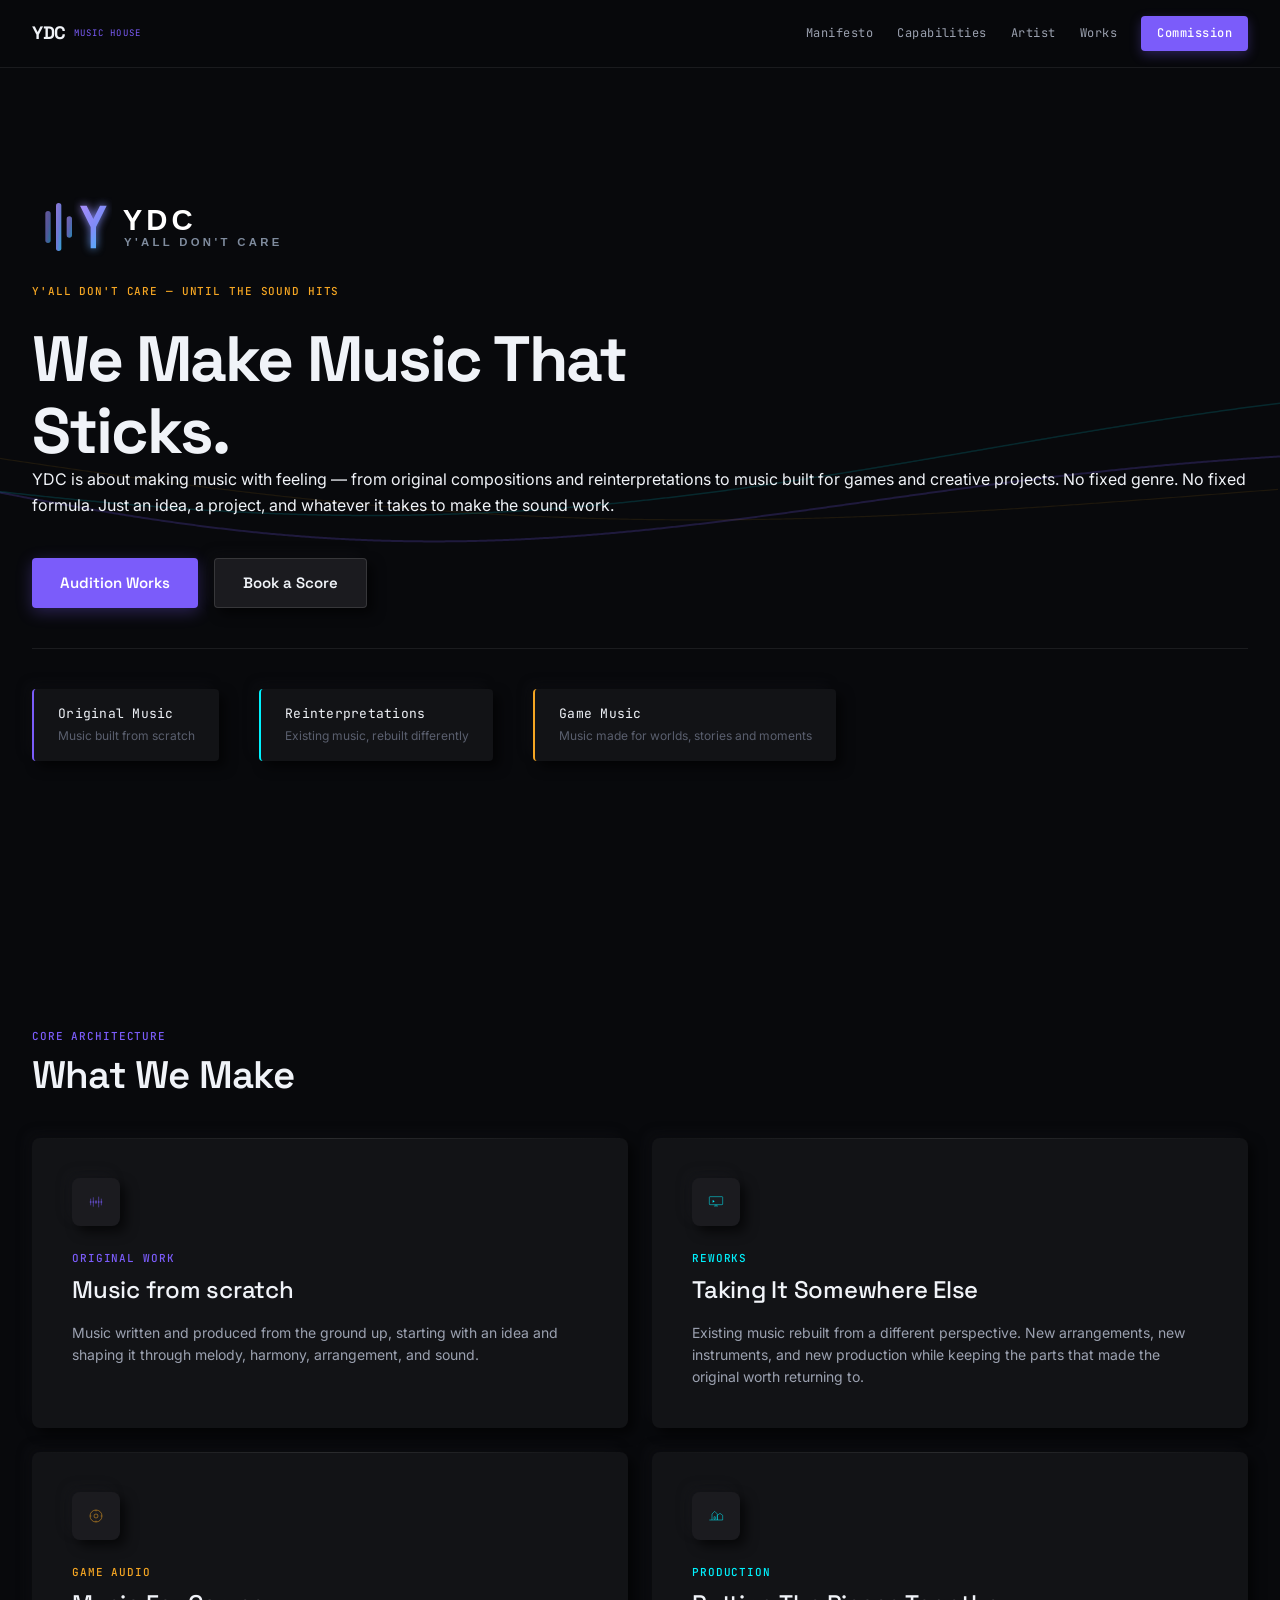
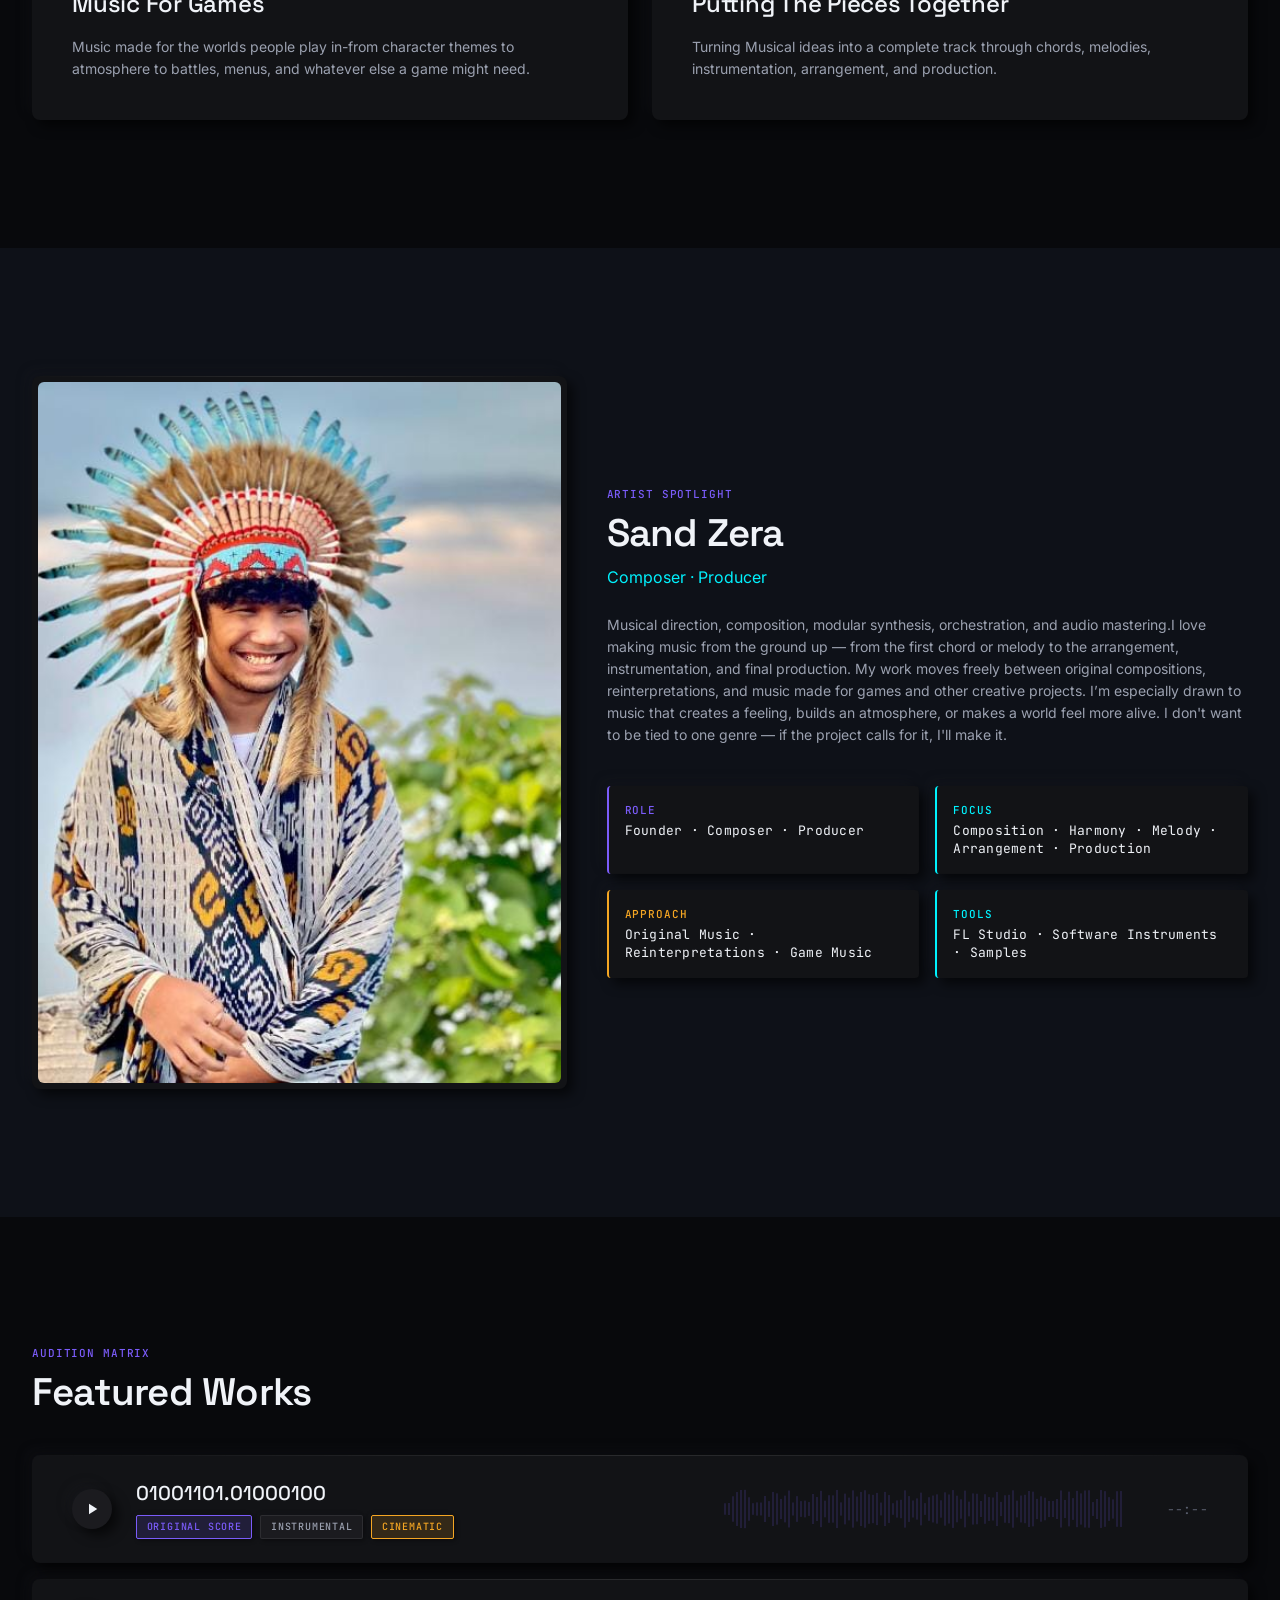
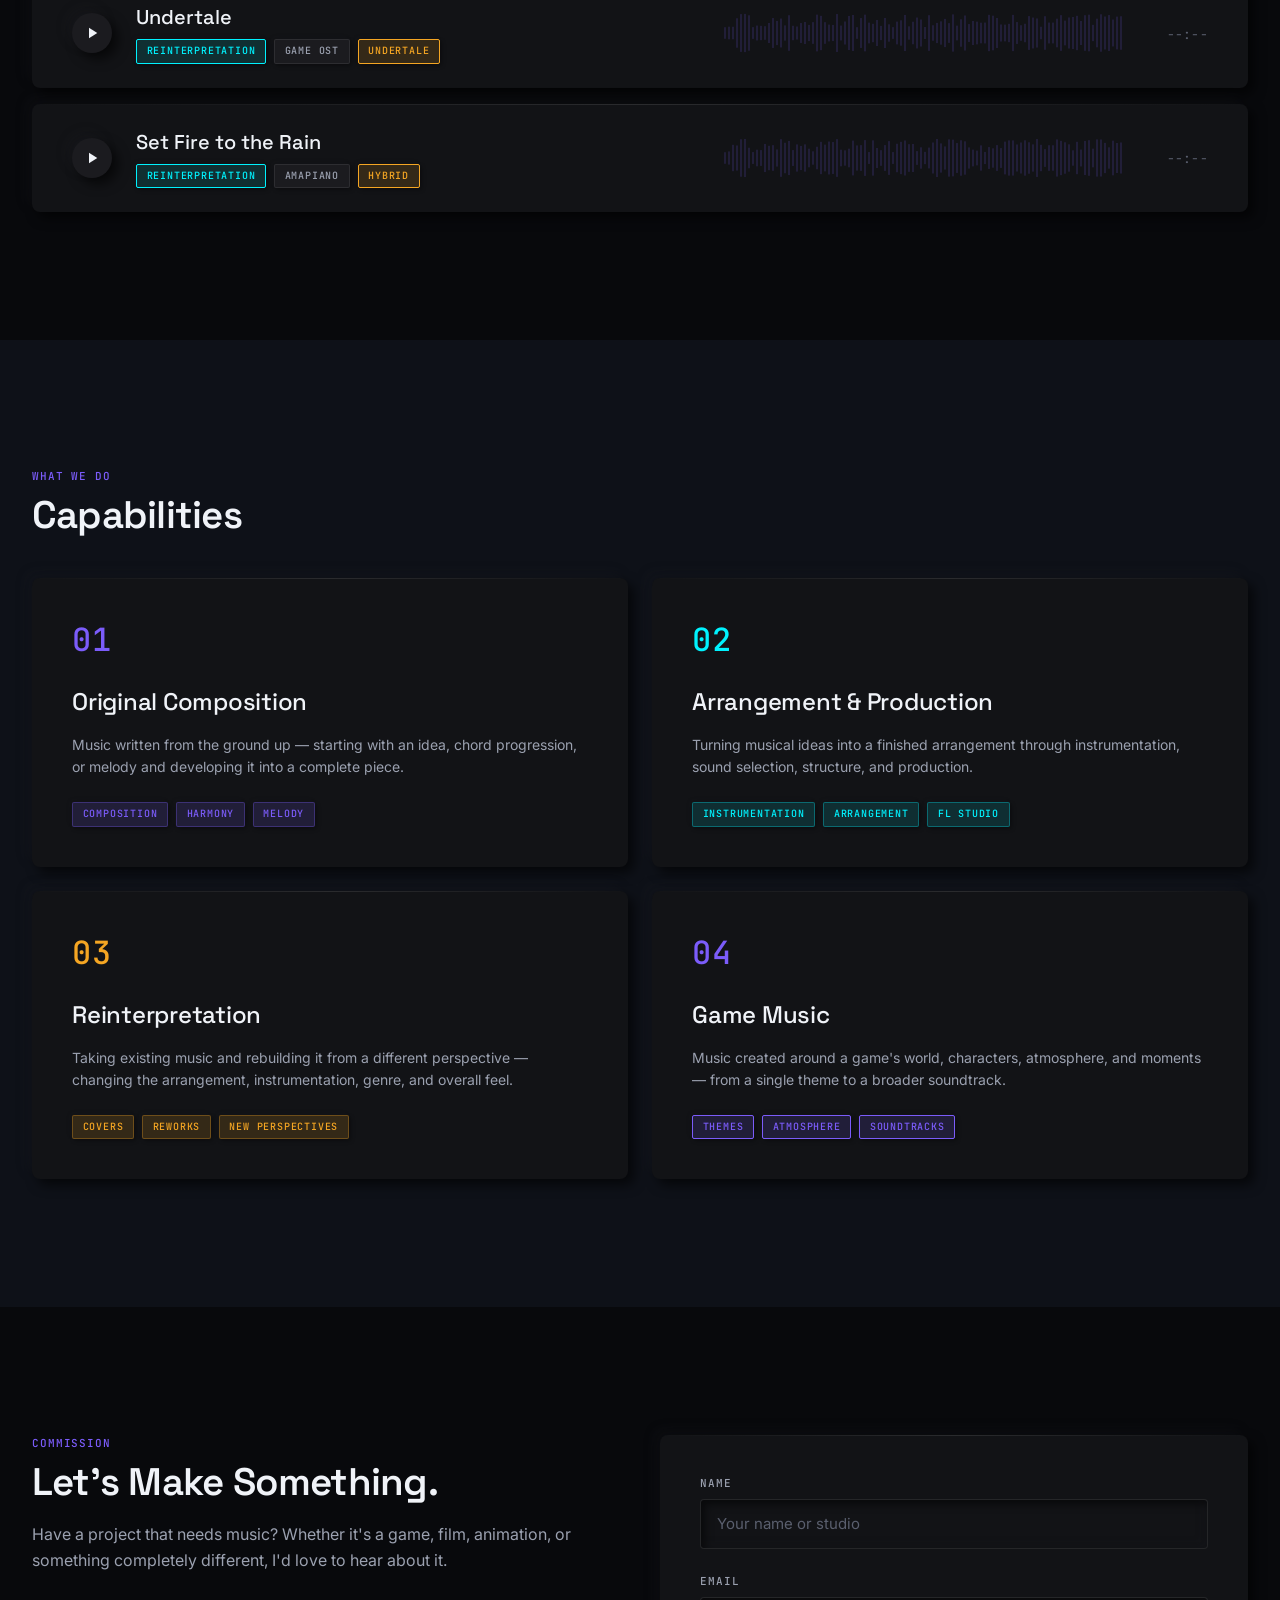
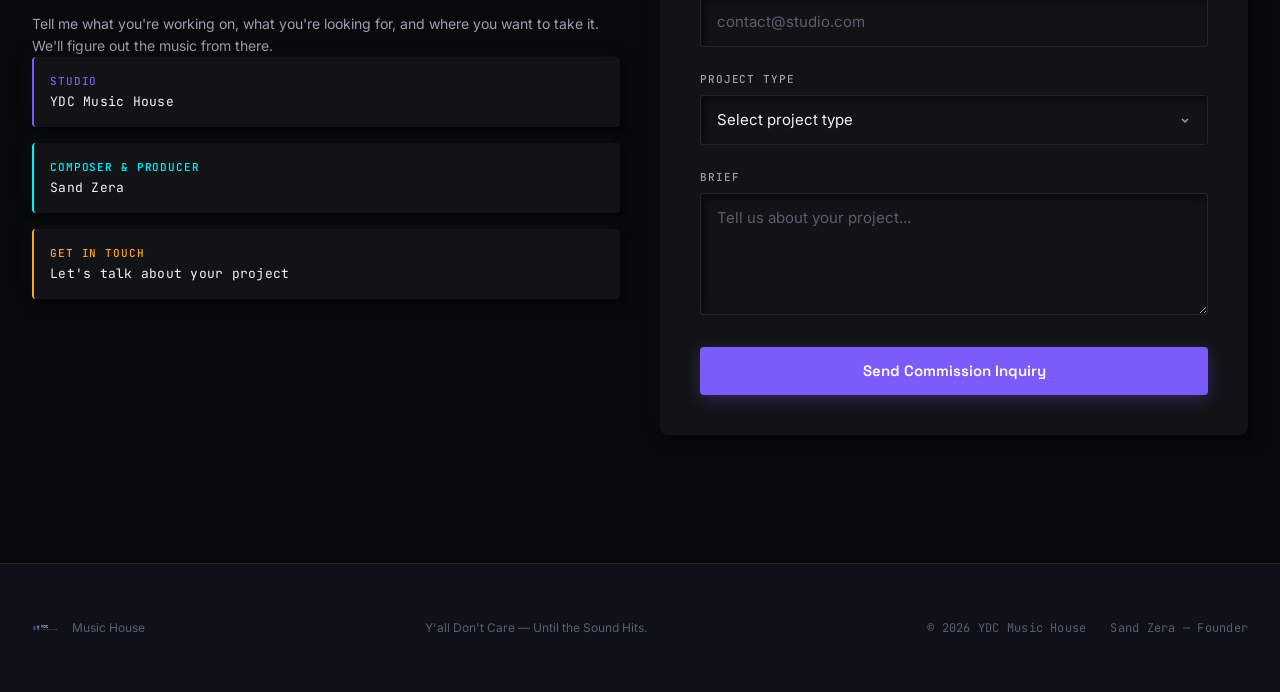
<file: index.html>
<!DOCTYPE html>
<html lang="en">
<head>
  <meta charset="UTF-8">
  <meta name="viewport" content="width=device-width, initial-scale=1.0">
  <title>YDC Music House</title>
  <meta name="description" content="YDC Music House — Original music, reinterpretations, game music, and production">
  <link rel="preconnect" href="https://fonts.googleapis.com">
  <link rel="preconnect" href="https://fonts.gstatic.com" crossorigin>
  <link href="https://fonts.googleapis.com/css2?family=Inter:wght@400;500;600&family=JetBrains+Mono:wght@400;500&family=Space+Grotesk:wght@500;600;700&display=swap" rel="stylesheet">
  <link rel="stylesheet" href="styles.css">
</head>
<body>

  <!-- FIXED WAVEFORM BACKGROUND -->
  <canvas id="globalWaveform" class="global-waveform"></canvas>

  <!-- NAV -->
  <nav class="nav" id="nav">
    <div class="nav-inner container">
      <a href="#" class="nav-logo">
        <span class="nav-logo-mark">YDC</span>
        <span class="nav-logo-sub">MUSIC HOUSE</span>
      </a>
      <div class="nav-links" id="navLinks">
        <a href="#manifesto" class="nav-link">Manifesto</a>
        <a href="#capabilities" class="nav-link">Capabilities</a>
        <a href="#artist" class="nav-link">Artist</a>
        <a href="#works" class="nav-link">Works</a>
        <a href="#contact" class="nav-link nav-link--cta">Commission</a>
      </div>
      <button class="nav-toggle" id="navToggle" aria-label="Toggle menu">
        <span></span><span></span><span></span>
      </button>
    </div>
  </nav>

  <!-- HERO / MANIFESTO -->
  <section class="hero" id="manifesto">
    <div class="container hero-content">
      <img src="img/ydc-logo.svg" alt="YDC Music House" class="hero-logo">
      <p class="label-caps hero-eyebrow">Y'all Don't Care — Until the Sound Hits</p>
      <h1 class="display-hero">We Make Music That<br>Sticks.</h1>YDC is about making music with feeling — from original compositions and reinterpretations to music built for games and creative projects.

No fixed genre. No fixed formula. Just an idea, a project, and whatever it takes to make the sound work.</p>
      <div class="hero-actions">
        <a href="#works" class="btn btn-primary">Audition Works</a>
        <a href="#contact" class="btn btn-secondary">Book a Score</a>
      </div>
      <div class="hero-stats">
        <div class="hero-stat">
          <span class="mono-metric">Original Music</span>
          <span class="body-sm">Music built from scratch</span>
        </div>
        <div class="hero-stat">
          <span class="mono-metric">Reinterpretations</span>
          <span class="body-sm">Existing music, rebuilt differently</span>
        </div>
        <div class="hero-stat">
          <span class="mono-metric">Game Music</span>
          <span class="body-sm">Music made for worlds, stories and moments</span>
        </div>
      </div>
    </div>
  </section>

  <!-- GSM PILLARS / CAPABILITIES -->
  <section class="pillars" id="capabilities">
    <div class="container">
      <p class="label-caps section-label">Core Architecture</p>
      <h2 class="headline-lg">What We Make</h2>
      <div class="pillars-grid">

        <div class="pillar-card neu-card" data-reveal>
          <div class="pillar-icon">
            <svg viewBox="0 0 48 48" fill="none" stroke="currentColor" stroke-width="1.5"><path d="M8 14v20M16 10v28M24 18v12M32 8v32M40 14v20"/><circle cx="8" cy="24" r="2"/><circle cx="16" cy="24" r="2"/><circle cx="24" cy="24" r="2"/><circle cx="32" cy="24" r="2"/><circle cx="40" cy="24" r="2"/></svg>
          </div>
          <span class="label-caps pillar-tag">Original Work</span>
          <h3 class="headline-md">Music from scratch</h3>
          <p class="body-md">Music written and produced from the ground up, starting with an idea and shaping it through melody, harmony, arrangement, and sound.</p>
        </div>

        <div class="pillar-card neu-card" data-reveal>
          <div class="pillar-icon">
            <svg viewBox="0 0 48 48" fill="none" stroke="currentColor" stroke-width="1.5"><rect x="4" y="8" width="40" height="24" rx="2"/><path d="M18 36h12M24 32v4"/><path d="M14 18l6 4-6 4V18z" fill="currentColor" stroke="none"/></svg>
          </div>
          <span class="label-caps pillar-tag">Reworks</span>
          <h3 class="headline-md">Taking It Somewhere Else</h3>
          <p class="body-md">Existing music rebuilt from a different perspective. New arrangements, new instruments, and new production while keeping the parts that made the original worth returning to.</p>
        </div>

        <div class="pillar-card neu-card" data-reveal>
          <div class="pillar-icon">
            <svg viewBox="0 0 48 48" fill="none" stroke="currentColor" stroke-width="1.5"><circle cx="24" cy="24" r="18"/><circle cx="24" cy="24" r="6"/><path d="M24 6v4M24 38v4M6 24h4M38 24h4"/></svg>
          </div>
          <span class="label-caps pillar-tag">Game Audio</span>
          <h3 class="headline-md">Music For Games</h3>
          <p class="body-md">Music made for the worlds people play in-from character themes to atmosphere to battles, menus, and whatever else a game might need.</p>
        </div>

        <div class="pillar-card neu-card" data-reveal>
          <div class="pillar-icon">
            <svg viewBox="0 0 48 48" fill="none" stroke="currentColor" stroke-width="1.5"><path d="M12 36V18l8-8 8 8v18"/><path d="M28 36V22l8-6 8 6v14"/><path d="M4 36h40"/><rect x="18" y="26" width="4" height="8" rx="1"/></svg>
          </div>
          <span class="label-caps pillar-tag">Production</span>
          <h3 class="headline-md">Putting The Pieces Together</h3>
          <p class="body-md">Turning Musical ideas into a complete track through chords, melodies, instrumentation, arrangement, and production.</p>
        </div>

      </div>
    </div>
  </section>

  <!-- ARTIST SPOTLIGHT -->
  <section class="artist" id="artist">
    <div class="container artist-layout">
      <div class="artist-image-col" data-reveal>
        <div class="artist-image neu-card neu-card--primary">
          <img src="img/sand zera.jpeg" alt="Sand Zera — Principal Music Composer & Orchestral Producer" class="artist-photo">
        </div>
      </div>
      <div class="artist-info-col" data-reveal>
        <p class="label-caps section-label">Artist Spotlight</p>
        <h2 class="headline-lg">Sand Zera</h2>
        <p class="body-lg artist-role">Composer · Producer</p>
        <p class="body-md artist-bio">Musical direction, composition, modular synthesis, orchestration, and audio mastering.I love making music from the ground up — from the first chord or melody to the arrangement, instrumentation, and final production. My work moves freely between original compositions, reinterpretations, and music made for games and other creative projects.

I’m especially drawn to music that creates a feeling, builds an atmosphere, or makes a world feel more alive. I don't want to be tied to one genre — if the project calls for it, I'll make it.</p>
        <div class="artist-specs">
          <div class="artist-spec">
            <span class="label-caps">Role</span>
            <span class="mono-metric">Founder · Composer · Producer</span>
          </div>
          <div class="artist-spec">
            <span class="label-caps">Focus</span>
            <span class="mono-metric">Composition · Harmony · Melody · Arrangement · Production</span>
          </div>
          <div class="artist-spec">
            <span class="label-caps">Approach</span>
            <span class="mono-metric">Original Music · Reinterpretations · Game Music</span>
          </div>
          <div class="artist-spec">
            <span class="label-caps">Tools</span>
            <span class="mono-metric">FL Studio · Software Instruments · Samples</span>
          </div>
        </div>
      </div>
    </div>
  </section>

  <!-- WORKS MATRIX -->
  <section class="works" id="works">
    <div class="container">
      <p class="label-caps section-label">Audition Matrix</p>
      <h2 class="headline-lg">Featured Works</h2>
      <div class="works-list">

        <div class="work-row neu-card" data-track="0">
          <div class="work-play">
            <button class="transport-btn" data-action="play" aria-label="Play">
              <svg class="icon-play" viewBox="0 0 24 24" fill="currentColor"><path d="M8 5v14l11-7z"/></svg>
              <svg class="icon-pause" viewBox="0 0 24 24" fill="currentColor" style="display:none"><path d="M6 4h4v16H6zM14 4h4v16h-4z"/></svg>
            </button>
          </div>
          <div class="work-info">
            <h3 class="headline-sm">01001101.01000100</h3>
            <div class="work-tags">
              <span class="chip chip--primary">Original Score</span>
              <span class="chip">Instrumental</span>
              <span class="chip chip--accent">Cinematic</span>
            </div>
          </div>
          <div class="work-waveform">
            <canvas class="waveform-canvas" width="600" height="48"></canvas>
          </div>
          <div class="work-meta">
            <span class="mono-metric work-time">--:--</span>
          </div>
        </div>

        <div class="work-row neu-card" data-track="1">
          <div class="work-play">
            <button class="transport-btn" data-action="play" aria-label="Play">
              <svg class="icon-play" viewBox="0 0 24 24" fill="currentColor"><path d="M8 5v14l11-7z"/></svg>
              <svg class="icon-pause" viewBox="0 0 24 24" fill="currentColor" style="display:none"><path d="M6 4h4v16H6zM14 4h4v16h-4z"/></svg>
            </button>
          </div>
          <div class="work-info">
            <h3 class="headline-sm">Undertale</h3>
            <div class="work-tags">
              <span class="chip chip--secondary">Reinterpretation</span>
              <span class="chip">GAME OST</span>
              <span class="chip chip--accent">Undertale</span>
            </div>
          </div>
          <div class="work-waveform">
            <canvas class="waveform-canvas" width="600" height="48"></canvas>
          </div>
          <div class="work-meta">
            <span class="mono-metric work-time">--:--</span>
          </div>
        </div>

        <div class="work-row neu-card" data-track="2">
          <div class="work-play">
            <button class="transport-btn" data-action="play" aria-label="Play">
              <svg class="icon-play" viewBox="0 0 24 24" fill="currentColor"><path d="M8 5v14l11-7z"/></svg>
              <svg class="icon-pause" viewBox="0 0 24 24" fill="currentColor" style="display:none"><path d="M6 4h4v16H6zM14 4h4v16h-4z"/></svg>
            </button>
          </div>
          <div class="work-info">
            <h3 class="headline-sm">Set Fire to the Rain</h3>
            <div class="work-tags">
              <span class="chip chip--secondary">Reinterpretation</span>
              <span class="chip">Amapiano</span>
              <span class="chip chip--accent">Hybrid</span>
            </div>
          </div>
          <div class="work-waveform">
            <canvas class="waveform-canvas" width="600" height="48"></canvas>
          </div>
          <div class="work-meta">
            <span class="mono-metric work-time">--:--</span>
          </div>
        </div>

      </div>

      <!-- Global Player Bar -->
      <div class="player-bar" id="playerBar" style="display:none">
        <div class="player-bar-inner">
          <div class="player-track-info">
            <span class="player-track-name headline-sm" id="playerTrackName"></span>
            <span class="player-track-tag label-caps" id="playerTrackTag"></span>
          </div>
          <div class="player-controls">
            <button class="transport-btn transport-btn--lg" id="playerPrev" aria-label="Previous">
              <svg viewBox="0 0 24 24" fill="currentColor"><path d="M6 6h2v12H6zM9.5 12l8.5 6V6z"/></svg>
            </button>
            <button class="transport-btn transport-btn--lg transport-btn--play" id="playerPlayPause" aria-label="Play/Pause">
              <svg class="icon-play" viewBox="0 0 24 24" fill="currentColor"><path d="M8 5v14l11-7z"/></svg>
              <svg class="icon-pause" viewBox="0 0 24 24" fill="currentColor" style="display:none"><path d="M6 4h4v16H6zM14 4h4v16h-4z"/></svg>
            </button>
            <button class="transport-btn transport-btn--lg" id="playerNext" aria-label="Next">
              <svg viewBox="0 0 24 24" fill="currentColor"><path d="M16 6h2v12h-2zM6 18l8.5-6L6 6z"/></svg>
            </button>
          </div>
          <div class="player-progress">
            <span class="mono-metric" id="playerCurrentTime">0:00</span>
            <div class="progress-track" id="progressTrack">
              <div class="progress-fill" id="progressFill"></div>
              <div class="progress-head" id="progressHead"></div>
            </div>
            <span class="mono-metric" id="playerDuration">0:00</span>
          </div>
          <div class="player-volume">
            <div class="volume-control">
              <button class="volume-btn" id="volumeBtn" aria-label="Mute/Unmute">
                <svg id="volumeIcon" viewBox="0 0 24 24" fill="currentColor"><path d="M3 9v6h4l5 5V4L7 9H3zm13.5 3c0-1.77-1.02-3.29-2.5-4.03v8.05c1.48-.73 2.5-2.25 2.5-4.02zM14 3.23v2.06c2.89.86 5 3.54 5 6.71s-2.11 5.85-5 6.71v2.06c4.01-.91 7-4.49 7-8.77s-2.99-7.86-7-8.77z"/></svg>
                <svg id="volumeMuteIcon" viewBox="0 0 24 24" fill="currentColor" style="display:none"><path d="M16.5 12c0-1.77-1.02-3.29-2.5-4.03v2.21l2.45 2.45c.03-.2.05-.41.05-.63zm2.5 0c0 .94-.2 1.82-.54 2.64l1.51 1.51C20.63 14.91 21 13.5 21 12c0-4.28-2.99-7.86-7-8.77v2.06c2.89.86 5 3.54 5 6.71zM4.27 3L3 4.27 7.73 9H3v6h4l5 5v-6.73l4.25 4.25c-.67.52-1.42.93-2.25 1.18v2.06c1.38-.31 2.63-.95 3.69-1.81L19.73 21 21 19.73l-9-9L4.27 3zM12 4L9.91 6.09 12 8.18V4z"/></svg>
              </button>
              <input type="range" class="volume-slider" id="volumeSlider" min="0" max="100" value="80" aria-label="Volume">
            </div>
          </div>
        </div>
      </div>
    </div>
  </section>

  <!-- WHAT WE DO / CAPABILITIES -->
  <section class="services" id="services">
    <div class="container">
      <p class="label-caps section-label">What We Do</p>
      <h2 class="headline-lg">Capabilities</h2>
      <div class="services-grid">

        <div class="service-card neu-card" data-reveal>
          <span class="mono-metric service-number">01</span>
          <h3 class="headline-md">Original Composition</h3>
          <p class="body-md">Music written from the ground up — starting with an idea, chord progression, or melody and developing it into a complete piece.</p>
          <div class="service-specs">
            <span class="chip chip--primary">Composition</span>
            <span class="chip chip--primary">Harmony</span>
            <span class="chip chip--primary">Melody</span>
          </div>
        </div>

        <div class="service-card neu-card" data-reveal>
          <span class="mono-metric service-number">02</span>
          <h3 class="headline-md">Arrangement &amp; Production</h3>
          <p class="body-md">Turning musical ideas into a finished arrangement through instrumentation, sound selection, structure, and production.</p>
          <div class="service-specs">
            <span class="chip chip--secondary">Instrumentation</span>
            <span class="chip chip--secondary">Arrangement</span>
            <span class="chip chip--secondary">FL Studio</span>
          </div>
        </div>

        <div class="service-card neu-card" data-reveal>
          <span class="mono-metric service-number">03</span>
          <h3 class="headline-md">Reinterpretation</h3>
          <p class="body-md">Taking existing music and rebuilding it from a different perspective — changing the arrangement, instrumentation, genre, and overall feel.</p>
          <div class="service-specs">
            <span class="chip chip--accent">Covers</span>
            <span class="chip chip--accent">Reworks</span>
            <span class="chip chip--accent">New Perspectives</span>
          </div>
        </div>

        <div class="service-card neu-card" data-reveal>
          <span class="mono-metric service-number">04</span>
          <h3 class="headline-md">Game Music</h3>
          <p class="body-md">Music created around a game's world, characters, atmosphere, and moments — from a single theme to a broader soundtrack.</p>
          <div class="service-specs">
            <span class="chip chip--primary">Themes</span>
            <span class="chip chip--primary">Atmosphere</span>
            <span class="chip chip--primary">Soundtracks</span>
          </div>
        </div>

      </div>
    </div>
  </section>

  <!-- COMMISSION -->
  <section class="contact" id="contact">
    <div class="container contact-layout">
      <div class="contact-info" data-reveal>
        <p class="label-caps section-label">Commission</p>
        <h2 class="headline-lg">Let's Make Something.</h2>
        <p class="body-lg">Have a project that needs music? Whether it's a game, film, animation, or something completely different, I'd love to hear about it.</p>
        <p class="body-md" style="color: var(--text-mid); margin-top: var(--space-md);">Tell me what you're working on, what you're looking for, and where you want to take it. We'll figure out the music from there.</p>
        <div class="contact-details">
          <div class="contact-detail">
            <span class="label-caps">Studio</span>
            <span class="mono-metric">YDC Music House</span>
          </div>
          <div class="contact-detail">
            <span class="label-caps">Composer &amp; Producer</span>
            <span class="mono-metric">Sand Zera</span>
          </div>
          <div class="contact-detail">
            <span class="label-caps">Get In Touch</span>
            <span class="mono-metric">Let's talk about your project</span>
          </div>
        </div>
      </div>
      <div class="contact-form-wrap" data-reveal>
        <form class="contact-form neu-card" id="contactForm" action="https://api.web3forms.com/submit" method="POST">
          <input type="hidden" name="access_key" value="b7cc410f-c3ca-43a8-bf45-d6888de39b1b">
          <input type="hidden" name="subject" value="New Commission Inquiry — YDC Music House">
          <input type="hidden" name="from_name" value="YDC Music House Website">
          <input type="hidden" name="redirect" value="https://web3forms.com/success">
          <div class="form-group">
            <label class="label-caps" for="formName">Name</label>
            <input type="text" id="formName" name="name" class="form-input" placeholder="Your name or studio" required>
          </div>
          <div class="form-group">
            <label class="label-caps" for="formEmail">Email</label>
            <input type="email" id="formEmail" name="email" class="form-input" placeholder="contact@studio.com" required>
          </div>
          <div class="form-group">
            <label class="label-caps" for="formProject">Project Type</label>
            <select id="formProject" name="project_type" class="form-input" required>
              <option value="">Select project type</option>
              <option value="game">Game Soundtrack</option>
              <option value="film">Film / Trailer Scoring</option>
              <option value="release">Artistic Release</option>
              <option value="other">Other</option>
            </select>
          </div>
          <div class="form-group">
            <label class="label-caps" for="formMessage">Brief</label>
            <textarea id="formMessage" name="message" class="form-input form-textarea" rows="4" placeholder="Tell us about your project..." required></textarea>
          </div>
          <button type="submit" class="btn btn-primary btn-full">Send Commission Inquiry</button>
        </form>
      </div>
    </div>
  </section>

  <!-- FOOTER -->
  <footer class="footer">
    <div class="container footer-inner">
      <div class="footer-brand">
        <img src="img/ydc-logo.svg" alt="YDC" class="footer-brand-img">
        <span class="body-sm">Music House</span>
      </div>
      <p class="body-sm footer-copy">Y'all Don't Care — Until the Sound Hits.</p>
      <div class="footer-meta">
        <span class="mono-metric">&copy; 2026 YDC Music House</span>
        <span class="mono-metric">Sand Zera — Founder</span>
      </div>
    </div>
  </footer>

  <audio id="audioElement" preload="auto"></audio>
  <script src="app.js"></script>
</body>
</html>
</file>
<file: styles.css>
/* ============================================
   YDC MUSIC HOUSE — Design System Tokens
   From DESIGN.md
   ============================================ */

:root {
  /* Colors — Obsidian Void Palette */
  --bg: #08090C;
  --bg-elevated: #0E1118;
  --bg-deck: #151922;
  --surface-1: #121316;
  --surface-2: #1b1b1f;
  --surface-3: #1f1f23;
  --surface-4: #292a2d;
  --surface-5: #343538;

  --primary: #7B5CFA;
  --primary-glow: rgba(123, 92, 250, 0.35);
  --primary-dim: rgba(123, 92, 250, 0.15);
  --on-primary: #FFFFFF;

  --secondary: #00F2FE;
  --secondary-glow: rgba(0, 242, 254, 0.5);
  --secondary-dim: rgba(0, 242, 254, 0.12);

  --tertiary: #F5A623;
  --tertiary-glow: rgba(245, 166, 35, 0.35);
  --tertiary-dim: rgba(245, 166, 35, 0.15);

  --text-high: #F0F3F8;
  --text-mid: #9BA1B0;
  --text-low: #5A5F6E;

  --border: rgba(255, 255, 255, 0.08);
  --border-strong: rgba(255, 255, 255, 0.12);

  /* Neomorphism shadows for dark surfaces */
  --neu-shadow-out: 6px 6px 12px rgba(0, 0, 0, 0.6), -6px -6px 12px rgba(40, 42, 45, 0.15);
  --neu-shadow-in: inset 4px 4px 8px rgba(0, 0, 0, 0.5), inset -4px -4px 8px rgba(40, 42, 45, 0.1);
  --neu-shadow-out-hover: 8px 8px 16px rgba(0, 0, 0, 0.7), -8px -8px 16px rgba(40, 42, 45, 0.18);
  --neu-shadow-primary: 6px 6px 12px rgba(0, 0, 0, 0.6), -6px -6px 12px rgba(123, 92, 250, 0.08);
  --neu-shadow-secondary: 6px 6px 12px rgba(0, 0, 0, 0.6), -6px -6px 12px rgba(0, 242, 254, 0.06);

  /* Typography */
  --font-display: 'Space Grotesk', sans-serif;
  --font-body: 'Inter', sans-serif;
  --font-mono: 'JetBrains Mono', monospace;

  /* Spacing */
  --gutter: 1.5rem;
  --margin: 2rem;
  --space-xs: 0.25rem;
  --space-sm: 0.5rem;
  --space-md: 1rem;
  --space-lg: 1.5rem;
  --space-xl: 2.5rem;

  /* Radius */
  --radius-sm: 0.125rem;
  --radius: 0.25rem;
  --radius-md: 0.375rem;
  --radius-lg: 0.5rem;
  --radius-xl: 0.75rem;
  --radius-full: 9999px;
}

/* ============================================
   RESET & BASE
   ============================================ */

*, *::before, *::after {
  box-sizing: border-box;
  margin: 0;
  padding: 0;
}

html {
  scroll-behavior: smooth;
  -webkit-font-smoothing: antialiased;
  -moz-osx-font-smoothing: grayscale;
}

body {
  font-family: var(--font-body);
  background: var(--bg);
  color: var(--text-high);
  line-height: 1.6;
  overflow-x: hidden;
}

a { color: inherit; text-decoration: none; }
img { max-width: 100%; display: block; }
button { cursor: pointer; border: none; background: none; font: inherit; color: inherit; }
input, select, textarea { font: inherit; color: inherit; }

/* ============================================
   TYPOGRAPHY CLASSES (from DESIGN.md)
   ============================================ */

.display-hero {
  font-family: var(--font-display);
  font-size: clamp(2.375rem, 5vw, 4rem);
  font-weight: 700;
  line-height: 1.125;
  letter-spacing: -0.03em;
}

.headline-lg {
  font-family: var(--font-display);
  font-size: clamp(1.75rem, 3vw, 2.5rem);
  font-weight: 600;
  line-height: 1.2;
  letter-spacing: -0.02em;
}

.headline-md {
  font-family: var(--font-display);
  font-size: 1.5rem;
  font-weight: 500;
  line-height: 1.333;
  letter-spacing: -0.01em;
}

.headline-sm {
  font-family: var(--font-display);
  font-size: 1.25rem;
  font-weight: 500;
  line-height: 1.4;
}

.body-lg { font-size: 1rem; line-height: 1.625; }
.body-md { font-size: 0.875rem; line-height: 1.571; }
.body-sm { font-size: 0.75rem; line-height: 1.5; }

.label-caps {
  font-family: var(--font-mono);
  font-size: 0.6875rem;
  font-weight: 500;
  line-height: 1.455;
  letter-spacing: 0.08em;
  text-transform: uppercase;
  color: var(--text-mid);
}

.mono-metric {
  font-family: var(--font-mono);
  font-size: 0.8125rem;
  font-weight: 400;
  line-height: 1.385;
  letter-spacing: 0.02em;
  color: var(--text-high);
}

/* ============================================
   LAYOUT
   ============================================ */

.container {
  width: 100%;
  max-width: 1280px;
  margin: 0 auto;
  padding: 0 var(--margin);
}

.section-label {
  margin-bottom: var(--space-sm);
  color: var(--primary);
}

/* ============================================
   NEOMORPHISM CARD
   ============================================ */

.neu-card {
  background: var(--surface-1);
  border-radius: var(--radius-lg);
  box-shadow: var(--neu-shadow-out);
  position: relative;
  overflow: hidden;
  transition: box-shadow 0.3s ease, transform 0.3s ease;
}

.neu-card:hover {
  box-shadow: var(--neu-shadow-out-hover);
  transform: translateY(-2px);
}

/* Subtle top-edge rim light */
.neu-card::before {
  content: '';
  position: absolute;
  top: 0;
  left: 0;
  right: 0;
  height: 1px;
  background: linear-gradient(90deg, transparent, rgba(255,255,255,0.1), transparent);
  z-index: 1;
}

/* Accent glow variants */
.neu-card--primary {
  box-shadow: var(--neu-shadow-primary);
}

.neu-card--secondary {
  box-shadow: var(--neu-shadow-secondary);
}

.neu-card--inset {
  box-shadow: var(--neu-shadow-in);
}

/* ============================================
   GLOBAL FIXED WAVEFORM BACKGROUND
   ============================================ */

.global-waveform {
  position: fixed;
  top: 0;
  left: 0;
  width: 100vw;
  height: 100vh;
  z-index: 0;
  pointer-events: none;
}

/* ============================================
   BUTTONS
   ============================================ */

.btn {
  display: inline-flex;
  align-items: center;
  justify-content: center;
  padding: 0.75rem 1.75rem;
  font-family: var(--font-display);
  font-weight: 600;
  font-size: 0.9375rem;
  border-radius: var(--radius);
  transition: all 0.25s ease;
  white-space: nowrap;
}

.btn-primary {
  background: var(--primary);
  color: var(--on-primary);
  box-shadow: 0 4px 16px rgba(123, 92, 250, 0.3);
}

.btn-primary:hover {
  box-shadow: 0 0 28px -2px var(--primary-glow), 0 4px 20px rgba(123, 92, 250, 0.4);
  transform: translateY(-2px);
}

.btn-secondary {
  background: var(--surface-2);
  border: 1px solid var(--border-strong);
  color: var(--text-high);
  box-shadow: var(--neu-shadow-out);
}

.btn-secondary:hover {
  background: var(--surface-3);
  border-color: var(--secondary);
  color: var(--secondary);
  box-shadow: var(--neu-shadow-secondary);
}

.btn-full { width: 100%; }

/* ============================================
   TRANSPORT BUTTONS
   ============================================ */

.transport-btn {
  width: 40px;
  height: 40px;
  border-radius: var(--radius-full);
  display: flex;
  align-items: center;
  justify-content: center;
  background: var(--surface-2);
  box-shadow: var(--neu-shadow-out);
  transition: all 0.2s ease;
  flex-shrink: 0;
}

.transport-btn svg {
  width: 18px;
  height: 18px;
}

.transport-btn:hover {
  background: var(--primary-dim);
  box-shadow: var(--neu-shadow-primary);
}

.transport-btn.is-active {
  background: var(--primary);
  box-shadow: 0 0 20px -4px var(--primary-glow);
}

.transport-btn--lg {
  width: 48px;
  height: 48px;
}

.transport-btn--lg svg {
  width: 22px;
  height: 22px;
}

.transport-btn--play {
  width: 56px;
  height: 56px;
  background: var(--primary);
  box-shadow: 0 4px 20px rgba(123, 92, 250, 0.4);
}

.transport-btn--play svg {
  width: 24px;
  height: 24px;
}

.transport-btn--play:hover {
  box-shadow: 0 0 36px -2px var(--primary-glow), 0 4px 24px rgba(123, 92, 250, 0.5);
  transform: scale(1.05);
}

/* ============================================
   CHIPS & BADGES
   ============================================ */

.chip {
  display: inline-flex;
  align-items: center;
  padding: 0.2rem 0.6rem;
  font-family: var(--font-mono);
  font-size: 0.625rem;
  font-weight: 500;
  letter-spacing: 0.08em;
  text-transform: uppercase;
  border: 1px solid var(--border);
  border-radius: var(--radius-sm);
  background: var(--surface-2);
  color: var(--text-mid);
  box-shadow: 2px 2px 4px rgba(0,0,0,0.3), -2px -2px 4px rgba(40,42,45,0.08);
}

.chip--primary {
  border-color: var(--primary);
  color: var(--primary);
  background: var(--primary-dim);
}

.chip--secondary {
  border-color: var(--secondary);
  color: var(--secondary);
  background: var(--secondary-dim);
}

.chip--accent {
  border-color: var(--tertiary);
  color: var(--tertiary);
  background: var(--tertiary-dim);
}

/* ============================================
   VOLUME SLIDER
   ============================================ */

.volume-control {
  display: flex;
  align-items: center;
  gap: var(--space-sm);
}

.volume-slider {
  -webkit-appearance: none;
  appearance: none;
  width: 80px;
  height: 4px;
  background: var(--surface-4);
  border-radius: 2px;
  outline: none;
  cursor: pointer;
}

.volume-slider::-webkit-slider-thumb {
  -webkit-appearance: none;
  appearance: none;
  width: 14px;
  height: 14px;
  border-radius: var(--radius-full);
  background: var(--secondary);
  box-shadow: 0 0 8px var(--secondary-glow);
  cursor: pointer;
  transition: transform 0.15s ease;
}

.volume-slider::-webkit-slider-thumb:hover {
  transform: scale(1.2);
}

.volume-slider::-moz-range-thumb {
  width: 14px;
  height: 14px;
  border-radius: var(--radius-full);
  background: var(--secondary);
  box-shadow: 0 0 8px var(--secondary-glow);
  cursor: pointer;
  border: none;
}

.volume-btn {
  width: 32px;
  height: 32px;
  border-radius: var(--radius-full);
  display: flex;
  align-items: center;
  justify-content: center;
  background: var(--surface-2);
  box-shadow: 3px 3px 6px rgba(0,0,0,0.4), -3px -3px 6px rgba(40,42,45,0.1);
  transition: all 0.2s ease;
}

.volume-btn svg {
  width: 16px;
  height: 16px;
  color: var(--secondary);
}

.volume-btn:hover {
  background: var(--secondary-dim);
}

.volume-btn.is-muted {
  opacity: 0.5;
}

.volume-btn.is-muted svg {
  color: var(--text-low);
}

/* ============================================
   NAVIGATION
   ============================================ */

.nav {
  position: fixed;
  top: 0;
  left: 0;
  right: 0;
  z-index: 100;
  padding: var(--space-md) 0;
  background: rgba(8, 9, 12, 0.9);
  backdrop-filter: blur(16px);
  -webkit-backdrop-filter: blur(16px);
  border-bottom: 1px solid var(--border);
  transition: background 0.3s ease;
}

.nav-inner {
  display: flex;
  align-items: center;
  justify-content: space-between;
}

.nav-logo {
  display: flex;
  align-items: center;
  gap: var(--space-sm);
}

.nav-logo-img {
  width: 90px;
  height: 90px;
  object-fit: contain;
  border-radius: var(--radius);
}

.nav-logo-text {
  display: flex;
  flex-direction: column;
  line-height: 1.2;
}

.nav-logo-mark {
  font-family: var(--font-display);
  font-size: 1.125rem;
  font-weight: 700;
  color: var(--text-high);
  letter-spacing: -0.02em;
}

.nav-logo-sub {
  font-family: var(--font-mono);
  font-size: 0.5625rem;
  letter-spacing: 0.12em;
  text-transform: uppercase;
  color: var(--primary);
}

.nav-links {
  display: flex;
  align-items: center;
  gap: var(--space-lg);
}

.nav-link {
  font-family: var(--font-mono);
  font-size: 0.75rem;
  letter-spacing: 0.04em;
  color: var(--text-mid);
  transition: color 0.2s ease;
}

.nav-link:hover { color: var(--secondary); }

.nav-link--cta {
  padding: 0.5rem 1rem;
  background: var(--primary);
  color: var(--on-primary);
  border-radius: var(--radius);
  font-weight: 500;
  box-shadow: 0 4px 12px rgba(123, 92, 250, 0.3);
}

.nav-link--cta:hover {
  box-shadow: 0 0 20px -2px var(--primary-glow);
  color: var(--on-primary);
}

.nav-toggle {
  display: none;
  flex-direction: column;
  gap: 5px;
  width: 28px;
  padding: 4px 0;
}

.nav-toggle span {
  display: block;
  height: 2px;
  background: var(--text-mid);
  border-radius: 1px;
  transition: all 0.3s ease;
}

/* ============================================
   HERO
   ============================================ */

.hero {
  position: relative;
  min-height: 100vh;
  display: flex;
  align-items: center;
  padding: 8rem 0 4rem;
  overflow: hidden;
}

.hero-content {
  position: relative;
  z-index: 1;
}

.hero-logo {
  width: 320px;
  height: auto;
  display: block;
  margin-bottom: var(--space-md);
  margin-top: -1rem;
  border-radius: var(--radius-lg);
}

.hero-eyebrow {
  color: var(--tertiary);
  margin-bottom: var(--space-lg);
}

.hero-sub {
  color: var(--text-mid);
  max-width: 560px;
  margin-top: var(--space-lg);
}

.hero-actions {
  display: flex;
  gap: var(--space-md);
  margin-top: var(--space-xl);
  flex-wrap: wrap;
}

.hero-stats {
  display: flex;
  gap: var(--space-xl);
  margin-top: var(--space-xl);
  padding-top: var(--space-xl);
  border-top: 1px solid var(--border);
  flex-wrap: wrap;
}

.hero-stat {
  display: flex;
  flex-direction: column;
  gap: var(--space-xs);
  padding: var(--space-md) var(--space-lg);
  background: var(--surface-1);
  border-radius: var(--radius);
  box-shadow: var(--neu-shadow-out);
  border-left: 2px solid var(--primary);
}

.hero-stat:nth-child(2) { border-left-color: var(--secondary); }
.hero-stat:nth-child(3) { border-left-color: var(--tertiary); }

.hero-stat .body-sm {
  color: var(--text-low);
}

/* ============================================
   PILLARS / CAPABILITIES
   ============================================ */

.pillars {
  padding: 8rem 0;
}

.pillars-grid {
  display: grid;
  grid-template-columns: repeat(2, 1fr);
  gap: var(--space-lg);
  margin-top: var(--space-xl);
}

.pillar-card {
  padding: var(--space-xl);
}

.pillar-icon {
  width: 48px;
  height: 48px;
  margin-bottom: var(--space-lg);
  padding: var(--space-md);
  background: var(--surface-2);
  border-radius: var(--radius-lg);
  box-shadow: var(--neu-shadow-out);
  display: flex;
  align-items: center;
  justify-content: center;
}

.pillar-icon svg {
  width: 100%;
  height: 100%;
}

.pillar-card:nth-child(1) .pillar-icon { color: var(--primary); }
.pillar-card:nth-child(2) .pillar-icon { color: var(--secondary); }
.pillar-card:nth-child(3) .pillar-icon { color: var(--tertiary); }
.pillar-card:nth-child(4) .pillar-icon { color: var(--secondary); }

.pillar-tag {
  margin-bottom: var(--space-sm);
  display: block;
}

.pillar-card:nth-child(1) .pillar-tag { color: var(--primary); }
.pillar-card:nth-child(2) .pillar-tag { color: var(--secondary); }
.pillar-card:nth-child(3) .pillar-tag { color: var(--tertiary); }
.pillar-card:nth-child(4) .pillar-tag { color: var(--secondary); }

.pillar-card .headline-md {
  margin-bottom: var(--space-md);
}

.pillar-card .body-md {
  color: var(--text-mid);
}

/* ============================================
   ARTIST SPOTLIGHT
   ============================================ */

.artist {
  padding: 8rem 0;
  background: var(--bg-elevated);
}

.artist-layout {
  display: grid;
  grid-template-columns: 1fr 1.2fr;
  gap: var(--space-xl);
  align-items: center;
}

.artist-image {
  aspect-ratio: 3 / 4;
  display: flex;
  align-items: center;
  justify-content: center;
  padding: 6px;
  box-shadow: var(--neu-shadow-out);
}

.artist-photo {
  width: 100%;
  height: 100%;
  object-fit: cover;
  border-radius: calc(var(--radius-lg) - 2px);
}

.artist-role {
  color: var(--secondary);
  margin-top: var(--space-sm);
  margin-bottom: var(--space-lg);
}

.artist-bio {
  color: var(--text-mid);
  margin-bottom: var(--space-xl);
}

.artist-specs {
  display: grid;
  grid-template-columns: 1fr 1fr;
  gap: var(--space-md);
}

.artist-spec {
  display: flex;
  flex-direction: column;
  gap: var(--space-xs);
  padding: var(--space-md);
  background: var(--surface-1);
  border-radius: var(--radius);
  box-shadow: var(--neu-shadow-out);
  border-left: 2px solid var(--primary);
  transition: box-shadow 0.2s ease;
}

.artist-spec:nth-child(2) { border-left-color: var(--secondary); }
.artist-spec:nth-child(3) { border-left-color: var(--tertiary); }
.artist-spec:nth-child(4) { border-left-color: var(--secondary); }

.artist-spec:hover {
  box-shadow: var(--neu-shadow-out-hover);
}

.artist-spec .label-caps {
  color: var(--primary);
}

.artist-spec:nth-child(2) .label-caps { color: var(--secondary); }
.artist-spec:nth-child(3) .label-caps { color: var(--tertiary); }
.artist-spec:nth-child(4) .label-caps { color: var(--secondary); }

/* ============================================
   WORKS / AUDITION MATRIX
   ============================================ */

.works {
  padding: 8rem 0;
}

.works-list {
  display: flex;
  flex-direction: column;
  gap: var(--space-md);
  margin-top: var(--space-xl);
}

.work-row {
  display: grid;
  grid-template-columns: auto 1fr auto auto;
  gap: var(--space-lg);
  align-items: center;
  padding: var(--space-lg) var(--space-xl);
  transition: all 0.3s ease;
}

.work-row:hover {
  box-shadow: var(--neu-shadow-out-hover), 0 0 20px -4px var(--primary-glow);
}

.work-row.is-playing {
  box-shadow: var(--neu-shadow-out), 0 0 24px -4px var(--secondary-glow);
  border-color: rgba(0, 242, 254, 0.2);
}

.work-info {
  min-width: 0;
}

.work-info .headline-sm {
  margin-bottom: var(--space-sm);
  white-space: nowrap;
  overflow: hidden;
  text-overflow: ellipsis;
}

.work-tags {
  display: flex;
  gap: var(--space-sm);
  flex-wrap: wrap;
}

.work-waveform {
  flex: 1;
  min-width: 120px;
  max-width: 400px;
  height: 48px;
  overflow: hidden;
}

.waveform-canvas {
  width: 100%;
  height: 100%;
  display: block;
}

.work-meta {
  text-align: right;
  min-width: 60px;
}

.work-time {
  color: var(--text-low);
}

/* ============================================
   PLAYER BAR (sticky bottom)
   ============================================ */

.player-bar {
  position: fixed;
  bottom: 0;
  left: 0;
  right: 0;
  z-index: 90;
  padding: var(--space-md) 0;
  border-radius: 0;
  border-left: none;
  border-right: none;
  border-bottom: none;
  box-shadow: 0 -8px 32px rgba(0, 0, 0, 0.6);
  background: var(--surface-1);
  animation: slideUp 0.4s ease;
}

@keyframes slideUp {
  from { transform: translateY(100%); }
  to { transform: translateY(0); }
}

.player-bar-inner {
  max-width: 1280px;
  margin: 0 auto;
  padding: 0 var(--margin);
  display: grid;
  grid-template-columns: auto 1fr auto auto;
  gap: var(--space-lg);
  align-items: center;
}

.player-track-info {
  display: flex;
  flex-direction: column;
  gap: 2px;
  min-width: 0;
}

.player-track-name {
  white-space: nowrap;
  overflow: hidden;
  text-overflow: ellipsis;
  font-size: 1rem;
}

.player-track-tag {
  color: var(--tertiary);
  font-size: 0.625rem;
}

.player-controls {
  display: flex;
  align-items: center;
  gap: var(--space-md);
}

.player-progress {
  display: flex;
  align-items: center;
  gap: var(--space-md);
  grid-column: 2 / 4;
}

.progress-track {
  flex: 1;
  height: 6px;
  background: var(--surface-4);
  border-radius: 3px;
  position: relative;
  cursor: pointer;
  box-shadow: var(--neu-shadow-in);
}

.progress-fill {
  height: 100%;
  background: linear-gradient(90deg, var(--primary), var(--secondary));
  border-radius: 3px;
  width: 0%;
  transition: width 0.1s linear;
}

.progress-head {
  position: absolute;
  top: 50%;
  left: 0%;
  width: 14px;
  height: 14px;
  background: var(--secondary);
  border-radius: var(--radius-full);
  transform: translate(-50%, -50%);
  box-shadow: 0 0 12px 0 var(--secondary-glow);
  opacity: 0;
  transition: opacity 0.2s ease;
}

.progress-track:hover .progress-head {
  opacity: 1;
}

.player-volume {
  grid-column: 4;
}

.player-waveform-wrap {
  display: none;
}

/* ============================================
   SERVICES
   ============================================ */

.services {
  padding: 8rem 0;
  background: var(--bg-elevated);
}

.services-grid {
  display: grid;
  grid-template-columns: repeat(2, 1fr);
  gap: var(--space-lg);
  margin-top: var(--space-xl);
}

.service-card {
  padding: var(--space-xl);
}

.service-number {
  font-size: 2rem;
  font-weight: 500;
  display: block;
  margin-bottom: var(--space-lg);
}

.service-card:nth-child(1) .service-number { color: var(--primary); }
.service-card:nth-child(2) .service-number { color: var(--secondary); }
.service-card:nth-child(3) .service-number { color: var(--tertiary); }
.service-card:nth-child(4) .service-number { color: var(--primary); }

.service-card .headline-md {
  margin-bottom: var(--space-md);
}

.service-card .body-md {
  color: var(--text-mid);
  margin-bottom: var(--space-lg);
}

.service-specs {
  display: flex;
  gap: var(--space-sm);
  flex-wrap: wrap;
}

.service-card:nth-child(1) .chip { border-color: rgba(123,92,250,0.3); color: var(--primary); }
.service-card:nth-child(2) .chip { border-color: rgba(0,242,254,0.3); color: var(--secondary); }
.service-card:nth-child(3) .chip { border-color: rgba(245,166,35,0.3); color: var(--tertiary); }

/* ============================================
   CONTACT / BOOKING
   ============================================ */

.contact {
  padding: 8rem 0;
}

.contact-layout {
  display: grid;
  grid-template-columns: 1fr 1fr;
  gap: var(--space-xl);
  align-items: start;
}

.contact-info .body-lg {
  color: var(--text-mid);
  margin-top: var(--space-md);
  margin-bottom: var(--space-xl);
}

.contact-details {
  display: flex;
  flex-direction: column;
  gap: var(--space-md);
}

.contact-detail {
  display: flex;
  flex-direction: column;
  gap: var(--space-xs);
  padding: var(--space-md);
  background: var(--surface-1);
  border-radius: var(--radius);
  box-shadow: var(--neu-shadow-out);
  border-left: 2px solid var(--primary);
  transition: box-shadow 0.2s ease;
}

.contact-detail:nth-child(2) { border-left-color: var(--secondary); }
.contact-detail:nth-child(3) { border-left-color: var(--tertiary); }

.contact-detail:hover {
  box-shadow: var(--neu-shadow-out-hover);
}

.contact-detail .label-caps {
  color: var(--primary);
}

.contact-detail:nth-child(2) .label-caps { color: var(--secondary); }
.contact-detail:nth-child(3) .label-caps { color: var(--tertiary); }

.contact-form {
  padding: var(--space-xl);
}

.form-group {
  margin-bottom: var(--space-lg);
}

.form-group .label-caps {
  display: block;
  margin-bottom: var(--space-sm);
  color: var(--text-mid);
}

.form-input {
  width: 100%;
  padding: 0.75rem 1rem;
  background: var(--surface-1);
  border: 1px solid var(--border);
  border-radius: var(--radius);
  color: var(--text-high);
  font-size: 0.9375rem;
  transition: border-color 0.2s ease, box-shadow 0.2s ease;
  outline: none;
  box-shadow: var(--neu-shadow-in);
}

.form-input::placeholder {
  color: var(--text-low);
}

.form-input:focus {
  border-color: var(--secondary);
  box-shadow: var(--neu-shadow-in), 0 0 0 3px var(--secondary-dim);
}

.form-textarea {
  resize: vertical;
  min-height: 100px;
}

select.form-input {
  appearance: none;
  background-image: url("data:image/svg+xml,%3Csvg xmlns='http://www.w3.org/2000/svg' width='12' height='12' viewBox='0 0 12 12'%3E%3Cpath d='M3 5l3 3 3-3' stroke='%239BA1B0' stroke-width='1.5' fill='none'/%3E%3C/svg%3E");
  background-repeat: no-repeat;
  background-position: right 1rem center;
  padding-right: 2.5rem;
}

select.form-input option {
  background: var(--bg-elevated);
  color: var(--text-high);
}

/* ============================================
   FOOTER
   ============================================ */

.footer {
  padding: 3rem 0;
  border-top: 1px solid var(--border);
  background: var(--bg-elevated);
}

.footer-inner {
  display: flex;
  align-items: center;
  justify-content: space-between;
  flex-wrap: wrap;
  gap: var(--space-md);
}

.footer-brand {
  display: flex;
  align-items: center;
  gap: var(--space-sm);
}

.footer-brand-img {
  width: 32px;
  height: 32px;
  object-fit: contain;
  border-radius: var(--radius-sm);
}

.footer-brand .body-sm {
  color: var(--text-low);
}

.footer-copy {
  color: var(--text-low);
}

.footer-meta {
  display: flex;
  gap: var(--space-lg);
}

.footer-meta .mono-metric {
  color: var(--text-low);
  font-size: 0.75rem;
}

/* ============================================
   REVEAL ANIMATION
   ============================================ */

[data-reveal] {
  opacity: 0;
  transform: translateY(24px);
  transition: opacity 0.6s ease, transform 0.6s ease;
}

[data-reveal].is-visible {
  opacity: 1;
  transform: translateY(0);
}

/* ============================================
   RESPONSIVE — TABLET (768px - 1279px)
   ============================================ */

@media (max-width: 1279px) {
  .container {
    padding: 0 var(--space-lg);
  }

  .pillars-grid {
    grid-template-columns: repeat(2, 1fr);
  }

  .services-grid {
    grid-template-columns: repeat(2, 1fr);
  }

  .player-bar-inner {
    grid-template-columns: auto 1fr auto auto;
  }

  .player-volume {
    grid-column: auto;
  }

  .player-progress {
    grid-column: 2 / 3;
  }
}

/* ============================================
   RESPONSIVE — MOBILE (up to 767px)
   ============================================ */

@media (max-width: 767px) {
  :root {
    --margin: 1rem;
  }

  .nav-links {
    display: none;
    position: absolute;
    top: 100%;
    left: 0;
    right: 0;
    flex-direction: column;
    background: rgba(8, 9, 12, 0.97);
    backdrop-filter: blur(16px);
    padding: var(--space-lg);
    border-bottom: 1px solid var(--border);
    gap: var(--space-md);
  }

  .nav-links.is-open {
    display: flex;
  }

  .nav-toggle {
    display: flex;
  }

  .nav-toggle.is-open span:nth-child(1) {
    transform: rotate(45deg) translate(5px, 5px);
  }

  .nav-toggle.is-open span:nth-child(2) {
    opacity: 0;
  }

  .nav-toggle.is-open span:nth-child(3) {
    transform: rotate(-45deg) translate(5px, -5px);
  }

  .hero {
    padding: 6rem 0 3rem;
    min-height: auto;
  }

  .hero-actions {
    flex-direction: column;
  }

  .hero-actions .btn {
    width: 100%;
  }

  .hero-stats {
    gap: var(--space-md);
    flex-direction: column;
  }

  .hero-stat {
    border-left: none;
    border-top: 2px solid var(--primary);
  }

  .hero-stat:nth-child(2) { border-top-color: var(--secondary); }
  .hero-stat:nth-child(3) { border-top-color: var(--tertiary); }

  .pillars-grid {
    grid-template-columns: 1fr;
  }

  .artist-layout {
    grid-template-columns: 1fr;
  }

  .artist-image {
    aspect-ratio: 1;
    max-width: 300px;
    margin: 0 auto;
  }

  .artist-specs {
    grid-template-columns: 1fr;
  }

  .work-row {
    grid-template-columns: auto 1fr auto;
    padding: var(--space-md);
    gap: var(--space-md);
  }

  .work-waveform {
    display: none;
  }

  .services-grid {
    grid-template-columns: 1fr;
  }

  .contact-layout {
    grid-template-columns: 1fr;
  }

  .player-bar-inner {
    grid-template-columns: 1fr auto;
    gap: var(--space-md);
  }

  .player-track-info {
    display: none;
  }

  .player-progress {
    grid-column: 1 / -1;
    order: 3;
  }

  .player-volume {
    grid-column: auto;
  }

  .volume-slider {
    width: 60px;
  }

  .footer-inner {
    flex-direction: column;
    text-align: center;
  }

  .footer-meta {
    flex-direction: column;
    gap: var(--space-sm);
  }
}
</file>
